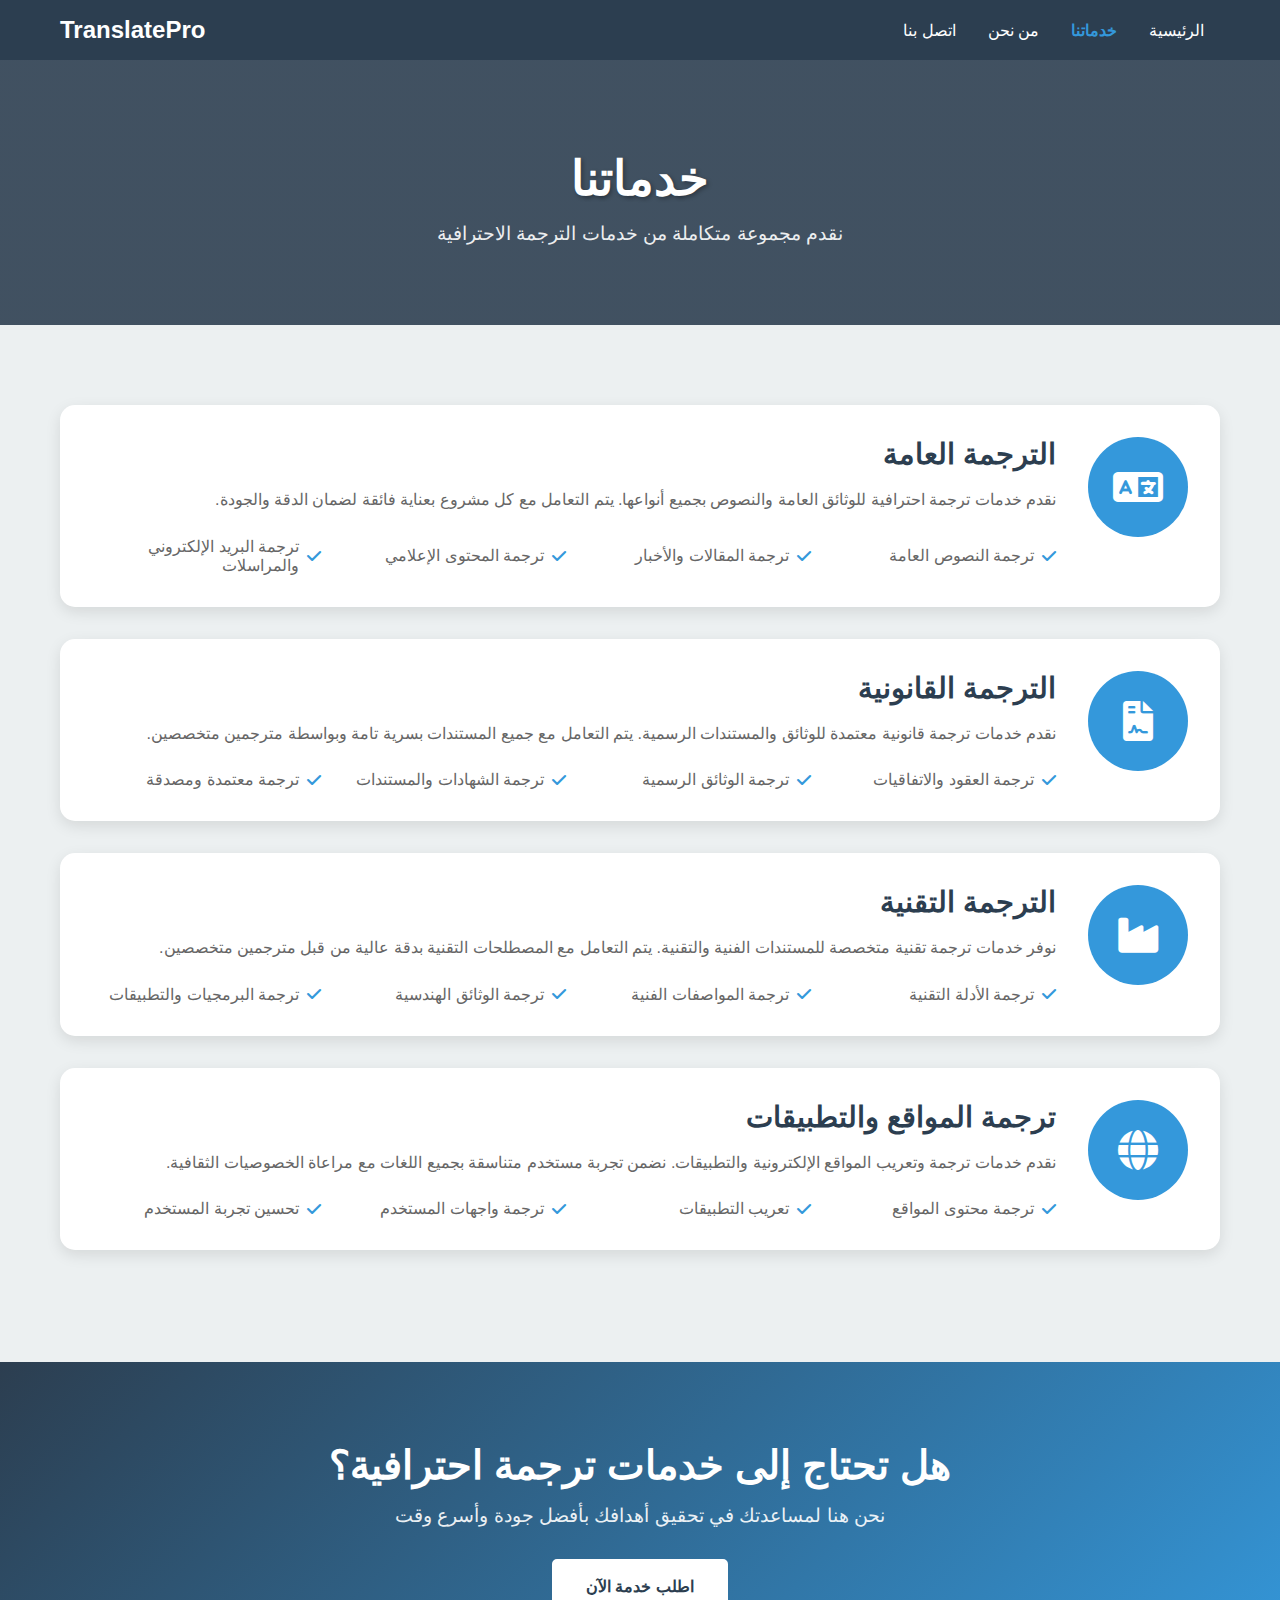
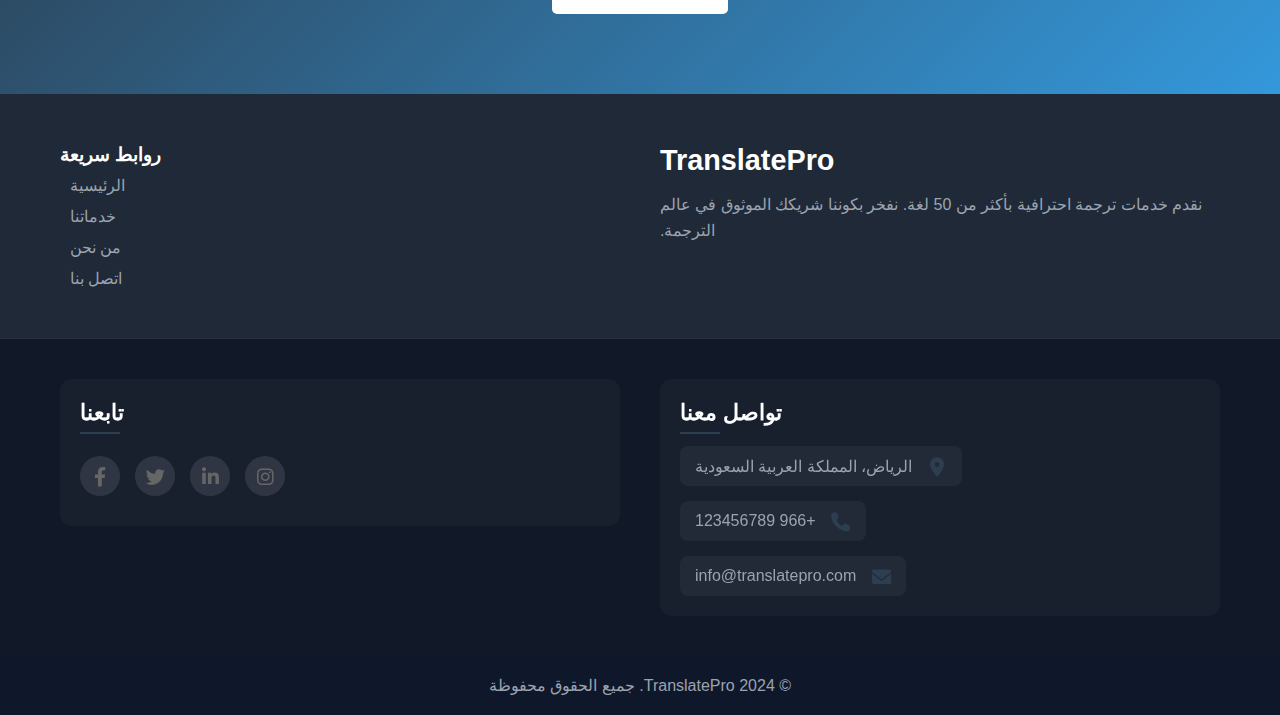
<file: services.html>
<!DOCTYPE html>
<html lang="ar" dir="rtl">
<head>
    <meta charset="UTF-8">
    <meta name="viewport" content="width=device-width, initial-scale=1.0">
    <title>خدماتنا - شركة الترجمة المحترفة</title>
    <link rel="stylesheet" href="style.css">
    <link rel="stylesheet" href="https://cdnjs.cloudflare.com/ajax/libs/font-awesome/6.0.0/css/all.min.css">
</head>
<body>
    <!-- القائمة العلوية -->
    <nav class="navbar">
        <div class="container">
            <div class="logo">
                <h1>TranslatePro</h1>
            </div>
            <ul class="nav-links">
                <li><a href="index.html">الرئيسية</a></li>
                <li><a href="services.html" class="active">خدماتنا</a></li>
                <li><a href="index.html#about">من نحن</a></li>
                <li><a href="index.html#contact">اتصل بنا</a></li>
            </ul>
        </div>
    </nav>

    <!-- عنوان الصفحة -->
    <section class="page-header">
        <div class="container">
            <h1>خدماتنا</h1>
            <p>نقدم مجموعة متكاملة من خدمات الترجمة الاحترافية</p>
        </div>
    </section>

    <!-- تفاصيل الخدمات -->
    <section class="services-details">
        <div class="container">
            <!-- الترجمة العامة -->
            <div class="service-detail-card">
                <div class="service-icon">
                    <i class="fas fa-language"></i>
                </div>
                <div class="service-content">
                    <h2>الترجمة العامة</h2>
                    <p>نقدم خدمات ترجمة احترافية للوثائق العامة والنصوص بجميع أنواعها. يتم التعامل مع كل مشروع بعناية فائقة لضمان الدقة والجودة.</p>
                    <ul class="service-features">
                        <li><i class="fas fa-check"></i> ترجمة النصوص العامة</li>
                        <li><i class="fas fa-check"></i> ترجمة المقالات والأخبار</li>
                        <li><i class="fas fa-check"></i> ترجمة المحتوى الإعلامي</li>
                        <li><i class="fas fa-check"></i> ترجمة البريد الإلكتروني والمراسلات</li>
                    </ul>
                </div>
            </div>

            <!-- الترجمة القانونية -->
            <div class="service-detail-card">
                <div class="service-icon">
                    <i class="fas fa-file-contract"></i>
                </div>
                <div class="service-content">
                    <h2>الترجمة القانونية</h2>
                    <p>نقدم خدمات ترجمة قانونية معتمدة للوثائق والمستندات الرسمية. يتم التعامل مع جميع المستندات بسرية تامة وبواسطة مترجمين متخصصين.</p>
                    <ul class="service-features">
                        <li><i class="fas fa-check"></i> ترجمة العقود والاتفاقيات</li>
                        <li><i class="fas fa-check"></i> ترجمة الوثائق الرسمية</li>
                        <li><i class="fas fa-check"></i> ترجمة الشهادات والمستندات</li>
                        <li><i class="fas fa-check"></i> ترجمة معتمدة ومصدقة</li>
                    </ul>
                </div>
            </div>

            <!-- الترجمة التقنية -->
            <div class="service-detail-card">
                <div class="service-icon">
                    <i class="fas fa-industry"></i>
                </div>
                <div class="service-content">
                    <h2>الترجمة التقنية</h2>
                    <p>نوفر خدمات ترجمة تقنية متخصصة للمستندات الفنية والتقنية. يتم التعامل مع المصطلحات التقنية بدقة عالية من قبل مترجمين متخصصين.</p>
                    <ul class="service-features">
                        <li><i class="fas fa-check"></i> ترجمة الأدلة التقنية</li>
                        <li><i class="fas fa-check"></i> ترجمة المواصفات الفنية</li>
                        <li><i class="fas fa-check"></i> ترجمة الوثائق الهندسية</li>
                        <li><i class="fas fa-check"></i> ترجمة البرمجيات والتطبيقات</li>
                    </ul>
                </div>
            </div>

            <!-- ترجمة المواقع -->
            <div class="service-detail-card">
                <div class="service-icon">
                    <i class="fas fa-globe"></i>
                </div>
                <div class="service-content">
                    <h2>ترجمة المواقع والتطبيقات</h2>
                    <p>نقدم خدمات ترجمة وتعريب المواقع الإلكترونية والتطبيقات. نضمن تجربة مستخدم متناسقة بجميع اللغات مع مراعاة الخصوصيات الثقافية.</p>
                    <ul class="service-features">
                        <li><i class="fas fa-check"></i> ترجمة محتوى المواقع</li>
                        <li><i class="fas fa-check"></i> تعريب التطبيقات</li>
                        <li><i class="fas fa-check"></i> ترجمة واجهات المستخدم</li>
                        <li><i class="fas fa-check"></i> تحسين تجربة المستخدم</li>
                    </ul>
                </div>
            </div>
        </div>
    </section>

    <!-- قسم طلب الخدمة -->
    <section class="service-cta">
        <div class="container">
            <h2>هل تحتاج إلى خدمات ترجمة احترافية؟</h2>
            <p>نحن هنا لمساعدتك في تحقيق أهدافك بأفضل جودة وأسرع وقت</p>
            <a href="index.html#contact" class="cta-button">اطلب خدمة الآن</a>
        </div>
    </section>
<!-- Footer -->
<footer class="footer">
    <div class="footer-top">
        <div class="container">
            <div class="footer-grid">
                <div class="footer-section footer-brand-section">
                    <div class="footer-brand">
                        <h3>TranslatePro</h3>
                        <p>نقدم خدمات ترجمة احترافية بأكثر من 50 لغة. نفخر بكوننا شريكك الموثوق في عالم الترجمة.</p>
                    </div>
                </div>
                <div class="footer-section">
                    <h3>روابط سريعة</h3>
                    <ul class="footer-links">
                        <li><a href="index.html">الرئيسية</a></li>
                        <li><a href="services.html">خدماتنا</a></li>
                        <li><a href="about.html">من نحن</a></li>
                        <li><a href="#contact">اتصل بنا</a></li>
                    </ul>
                </div>
            </div>
        </div>
    </div>
    
    <div class="footer-contact">
        <div class="container">
            <div class="contact-wrapper">
                <div class="contact-info">
                    <h3>تواصل معنا</h3>
                    <div class="contact-details">
                        <p><i class="fas fa-map-marker-alt"></i> الرياض، المملكة العربية السعودية</p>
                        <p><i class="fas fa-phone"></i> +966 123456789</p>
                        <p><i class="fas fa-envelope"></i> info@translatepro.com</p>
                    </div>
                </div>
                <div class="social-info">
                    <h3>تابعنا</h3>
                    <div class="social-links">
                        <a href="#" class="social-link"><i class="fab fa-facebook-f"></i></a>
                        <a href="#" class="social-link"><i class="fab fa-twitter"></i></a>
                        <a href="#" class="social-link"><i class="fab fa-linkedin-in"></i></a>
                        <a href="#" class="social-link"><i class="fab fa-instagram"></i></a>
                    </div>
                </div>
            </div>
        </div>
    </div>

    <div class="footer-bottom">
        <div class="container">
            <p>&copy; 2024 TranslatePro. جميع الحقوق محفوظة</p>
        </div>
    </div>
</footer>


    <script src="script.js"></script>
</body>
</html>
</file>
<file: style.css>
/* تنسيقات عامة */
* {
    margin: 0;
    padding: 0;
    box-sizing: border-box;
    font-family: 'Segoe UI', Tahoma, Geneva, Verdana, sans-serif;
}

:root {
    --primary-color: #2c3e50;
    --secondary-color: #3498db;
    --accent-color: #e74c3c;
    --light-color: #ecf0f1;
    --dark-color: #2c3e50;
}

html {
    scroll-behavior: smooth;
}

.container {
    max-width: 1200px;
    margin: 0 auto;
    padding: 0 20px;
}

/* القائمة العلوية */
.navbar {
    background-color: var(--primary-color);
    padding: 1rem 0;
    position: fixed;
    width: 100%;
    top: 0;
    z-index: 1000;
}

.navbar .container {
    display: flex;
    flex-direction: row-reverse;
    justify-content: space-between;
    align-items: center;
}

.logo h1 {
    color: white;
    font-size: 1.5rem;
}

.nav-links {
    display: flex;
    list-style: none;
    margin-right: 0;
    margin-left: auto;
}

.nav-links li a {
    color: white;
    text-decoration: none;
    padding: 0.5rem 1rem;
    transition: color 0.3s ease;
}

.nav-links li a:hover {
    color: var(--secondary-color);
}

.nav-links li a.active {
    color: var(--secondary-color);
    font-weight: bold;
}

/* القسم الرئيسي */
.hero {
    position: relative;
    height: 100vh;
    overflow: hidden;
}

.hero-overlay {
    position: absolute;
    top: 0;
    left: 0;
    width: 100%;
    height: 100%;
    background: rgba(0, 0, 0, 0.5);
    z-index: 1;
}

.hero-slider {
    position: absolute;
    top: 0;
    left: 0;
    width: 100%;
    height: 100%;
}

.slide {
    position: absolute;
    top: 0;
    left: 0;
    width: 100%;
    height: 100%;
    background-size: cover;
    background-position: center;
    opacity: 0;
    transition: opacity 1s ease-in-out;
}

.slide.active {
    opacity: 1;
}

.hero-content {
    position: relative;
    z-index: 2;
    height: 100%;
    display: flex;
    flex-direction: column;
    justify-content: center;
    align-items: center;
    text-align: center;
    color: white;
    padding-top: 80px;
}

.hero h1 {
    font-size: 3.5rem;
    margin-bottom: 1rem;
    text-shadow: 2px 2px 4px rgba(0, 0, 0, 0.3);
}

.hero p {
    font-size: 1.4rem;
    margin-bottom: 2rem;
    text-shadow: 1px 1px 2px rgba(0, 0, 0, 0.3);
}

.hero-buttons {
    display: flex;
    gap: 1rem;
}

.cta-button {
    display: inline-block;
    padding: 1rem 2rem;
    background-color: var(--secondary-color);
    color: white;
    text-decoration: none;
    border-radius: 5px;
    transition: all 0.3s ease;
    font-weight: bold;
}

.cta-button:hover {
    background-color: #2980b9;
    transform: translateY(-2px);
}

.cta-button.secondary {
    background-color: transparent;
    border: 2px solid white;
}

.cta-button.secondary:hover {
    background-color: white;
    color: var(--primary-color);
}

/* قسم الخدمات */
.services {
    padding: 5rem 0;
    background-color: var(--light-color);
}

.services h2 {
    text-align: center;
    margin-bottom: 3rem;
    color: var(--dark-color);
    position: relative;
    padding-bottom: 1rem;
}

.services h2::after {
    content: '';
    position: absolute;
    bottom: 0;
    left: 50%;
    transform: translateX(-50%);
    width: 100px;
    height: 3px;
    background: var(--secondary-color);
}

.services-grid {
    display: grid;
    grid-template-columns: repeat(auto-fit, minmax(280px, 1fr));
    gap: 2rem;
    padding: 1rem;
}

.service-card {
    background-color: white;
    padding: 2rem;
    border-radius: 15px;
    text-align: center;
    box-shadow: 0 5px 15px rgba(0, 0, 0, 0.1);
    transition: all 0.4s ease;
    position: relative;
    overflow: hidden;
    cursor: pointer;
}

.service-card::before {
    content: '';
    position: absolute;
    top: 0;
    left: 0;
    width: 100%;
    height: 0;
    background: linear-gradient(135deg, var(--secondary-color) 0%, var(--primary-color) 100%);
    transition: all 0.4s ease;
    opacity: 0;
    z-index: 1;
}

.service-card:hover::before {
    height: 100%;
    opacity: 0.9;
}

.service-card i {
    font-size: 3rem;
    color: var(--secondary-color);
    margin-bottom: 1.5rem;
    transition: all 0.4s ease;
    position: relative;
    z-index: 2;
}

.service-card h3 {
    margin-bottom: 1rem;
    color: var(--dark-color);
    font-size: 1.5rem;
    transition: all 0.4s ease;
    position: relative;
    z-index: 2;
}

.service-card p {
    color: #666;
    line-height: 1.6;
    transition: all 0.4s ease;
    position: relative;
    z-index: 2;
}

.service-card:hover {
    transform: translateY(-10px);
}

.service-card:hover i,
.service-card:hover h3,
.service-card:hover p {
    color: white;
}

.service-card::after {
    content: '';
    position: absolute;
    width: 50px;
    height: 50px;
    background: rgba(255, 255, 255, 0.1);
    bottom: -25px;
    right: -25px;
    border-radius: 50%;
    transition: all 0.4s ease;
}

.service-card:hover::after {
    transform: scale(6);
}

@media (max-width: 768px) {
    .services-grid {
        grid-template-columns: 1fr;
        padding: 0.5rem;
    }
    
    .service-card {
        padding: 1.5rem;
    }
}

/* صفحة الخدمات */
.page-header {
    background: linear-gradient(rgba(44, 62, 80, 0.9), rgba(44, 62, 80, 0.9)),
                url('https://images.unsplash.com/photo-1516321497487-e288fb19713f?ixlib=rb-1.2.1&auto=format&fit=crop&w=1350&q=80');
    background-size: cover;
    background-position: center;
    padding: 150px 0 80px;
    text-align: center;
    color: white;
}

.page-header h1 {
    font-size: 3rem;
    margin-bottom: 1rem;
    text-shadow: 2px 2px 4px rgba(0, 0, 0, 0.3);
}

.page-header p {
    font-size: 1.2rem;
    opacity: 0.9;
}

.services-details {
    padding: 5rem 0;
    background-color: var(--light-color);
}

.service-detail-card {
    background: white;
    border-radius: 15px;
    padding: 2rem;
    margin-bottom: 2rem;
    box-shadow: 0 5px 15px rgba(0, 0, 0, 0.1);
    display: flex;
    gap: 2rem;
    transition: transform 0.3s ease;
}

.service-detail-card:hover {
    transform: translateY(-5px);
}

.service-icon {
    flex-shrink: 0;
    width: 100px;
    height: 100px;
    background: var(--secondary-color);
    border-radius: 50%;
    display: flex;
    align-items: center;
    justify-content: center;
    color: white;
    font-size: 2.5rem;
}

.service-content {
    flex: 1;
}

.service-content h2 {
    color: var(--dark-color);
    margin-bottom: 1rem;
    font-size: 1.8rem;
}

.service-content p {
    color: #666;
    line-height: 1.6;
    margin-bottom: 1.5rem;
}

.service-features {
    list-style: none;
    display: grid;
    grid-template-columns: repeat(auto-fit, minmax(200px, 1fr));
    gap: 1rem;
}

.service-features li {
    display: flex;
    align-items: center;
    gap: 0.5rem;
    color: #666;
}

.service-features i {
    color: var(--secondary-color);
}

.service-cta {
    background: linear-gradient(135deg, var(--primary-color) 0%, var(--secondary-color) 100%);
    padding: 5rem 0;
    text-align: center;
    color: white;
}

.service-cta h2 {
    font-size: 2.5rem;
    margin-bottom: 1rem;
}

.service-cta p {
    font-size: 1.2rem;
    margin-bottom: 2rem;
    opacity: 0.9;
}

.service-cta .cta-button {
    background: white;
    color: var(--primary-color);
    border: 2px solid white;
}

.service-cta .cta-button:hover {
    background: transparent;
    color: white;
}

@media (max-width: 768px) {
    .service-detail-card {
        flex-direction: column;
        text-align: center;
        padding: 1.5rem;
    }

    .service-icon {
        margin: 0 auto;
        width: 80px;
        height: 80px;
        font-size: 2rem;
    }

    .service-features {
        grid-template-columns: 1fr;
    }

    .service-features li {
        justify-content: center;
    }

    .page-header {
        padding: 120px 0 60px;
    }

    .page-header h1 {
        font-size: 2rem;
    }
}

/* قسم من نحن */
.about-hero {
    position: relative;
    height: 400px;
    background-image: url('https://images.unsplash.com/photo-1521737604893-d14cc237f11d?ixlib=rb-1.2.1&auto=format&fit=crop&w=1350&q=80');
    background-size: cover;
    background-position: center;
    color: #fff;
    text-align: center;
    display: flex;
    align-items: center;
    justify-content: center;
}

.about-hero .hero-overlay {
    position: absolute;
    top: 0;
    left: 0;
    right: 0;
    bottom: 0;
    background: rgba(0, 0, 0, 0.6);
    z-index: 1;
}

.about-hero .container {
    position: relative;
    z-index: 2;
}

.about-hero h1 {
    font-size: 3em;
    margin-bottom: 20px;
    color: #fff;
}

.about-hero p {
    font-size: 1.2em;
    margin: 0;
}

.about-intro {
    padding: 80px 0;
}

.about-grid {
    display: grid;
    grid-template-columns: 1fr 1fr;
    gap: 50px;
    align-items: center;
}

.about-text h2 {
    font-size: 2.5em;
    margin-bottom: 30px;
    color: #333;
}

.about-text p {
    margin-bottom: 20px;
    line-height: 1.8;
    color: #666;
}

.about-features {
    display: grid;
    grid-template-columns: repeat(auto-fit, minmax(200px, 1fr));
    gap: 20px;
    margin-top: 30px;
}

.feature {
    display: flex;
    align-items: center;
    gap: 10px;
}

.feature i {
    font-size: 1.5em;
    color: var(--primary-color);
}

.about-image img {
    width: 100%;
    border-radius: 10px;
    box-shadow: 0 5px 15px rgba(0, 0, 0, 0.1);
}

/* قسم الإحصائيات */
.stats-section {
    background: linear-gradient(135deg, #1a1a1a, #2c3e50);
    padding: 80px 0;
    position: relative;
    overflow: hidden;
}

.stats-section::before {
    content: '';
    position: absolute;
    top: 0;
    left: 0;
    right: 0;
    bottom: 0;
    background: url('data:image/svg+xml,<svg width="20" height="20" viewBox="0 0 20 20" xmlns="http://www.w3.org/2000/svg"><circle cx="2" cy="2" r="1" fill="rgba(255,255,255,0.1)"/></svg>') repeat;
    opacity: 0.1;
}

.stats-container {
    display: grid;
    grid-template-columns: repeat(4, 1fr);
    gap: 30px;
    position: relative;
    z-index: 1;
}

.stats-card {
    background: rgba(255, 255, 255, 0.05);
    border-radius: 20px;
    padding: 30px 20px;
    text-align: center;
    transition: all 0.4s ease;
    position: relative;
    overflow: hidden;
    backdrop-filter: blur(10px);
    border: 1px solid rgba(255, 255, 255, 0.1);
}

.stats-card::before {
    content: '';
    position: absolute;
    top: 0;
    left: 0;
    width: 100%;
    height: 100%;
    background: linear-gradient(135deg, var(--primary-color), #2980b9);
    opacity: 0;
    transition: all 0.4s ease;
    z-index: -1;
}

.stats-card:hover::before {
    opacity: 0.1;
}

.stats-card:hover {
    transform: translateY(-10px);
    box-shadow: 0 20px 40px rgba(0, 0, 0, 0.2);
}

.stats-card .icon {
    font-size: 2.5em;
    color: var(--primary-color);
    margin-bottom: 20px;
    display: inline-block;
    transition: all 0.4s ease;
}

.stats-card:hover .icon {
    transform: scale(1.2) rotate(10deg);
    color: #3498db;
}

.stats-card .number {
    font-size: 3em;
    font-weight: bold;
    background: linear-gradient(45deg, var(--primary-color), #3498db);
    -webkit-background-clip: text;
    -webkit-text-fill-color: transparent;
    margin: 10px 0;
    font-family: 'Arial', sans-serif;
    position: relative;
    display: inline-block;
}

.stats-card .number::after {
    content: '+';
    font-size: 0.5em;
    position: absolute;
    top: 0;
    right: -15px;
    background: linear-gradient(45deg, var(--primary-color), #3498db);
    -webkit-background-clip: text;
    -webkit-text-fill-color: transparent;
}

.stats-card .label {
    color: #fff;
    font-size: 1.2em;
    margin-top: 10px;
    opacity: 0.9;
    font-weight: 500;
}

@media (max-width: 1200px) {
    .stats-container {
        grid-template-columns: repeat(2, 1fr);
        gap: 20px;
    }
}

@media (max-width: 768px) {
    .stats-container {
        grid-template-columns: 1fr;
        gap: 20px;
        padding: 0 20px;
    }

    .stats-section {
        padding: 60px 0;
    }

    .stats-card {
        padding: 25px 15px;
    }

    .stats-card .number {
        font-size: 2.5em;
    }

    .stats-card .label {
        font-size: 1.1em;
    }
}

/* قسم الفريق */
.team-section {
    padding: 80px 0;
    background-color: #f8f9fa;
}

.team-section h2 {
    text-align: center;
    margin-bottom: 50px;
    font-size: 2.5em;
    color: #333;
}

.team-grid {
    display: grid;
    grid-template-columns: repeat(auto-fit, minmax(300px, 1fr));
    gap: 30px;
}

.team-member {
    background: #fff;
    border-radius: 10px;
    overflow: hidden;
    box-shadow: 0 5px 15px rgba(0, 0, 0, 0.1);
    transition: transform 0.3s ease;
}

.team-member:hover {
    transform: translateY(-5px);
}

.member-image {
    position: relative;
    height: 300px;
    overflow: hidden;
}

.member-image img {
    width: 100%;
    height: 100%;
    object-fit: cover;
}

.member-info {
    padding: 20px;
    text-align: center;
}

.member-info h3 {
    margin-bottom: 10px;
    color: #333;
}

.position {
    color: #666;
    margin-bottom: 15px;
}

.social-links {
    display: flex;
    justify-content: center;
    gap: 15px;
}

.social-links a {
    color: #666;
    transition: color 0.3s ease;
}

.social-links a:hover {
    color: var(--primary-color);
}

/* تحسينات للقائمة */
.nav-links .active {
    color: var(--primary-color);
    font-weight: bold;
}

/* تحسينات تجاوبية */
@media (max-width: 768px) {
    .navbar .container {
        flex-direction: column;
        text-align: center;
    }

    .nav-links {
        margin-top: 1rem;
    }

    .hero h1 {
        font-size: 2rem;
    }

    .about-content {
        flex-direction: column;
        text-align: center;
    }
}

/* تنسيقات Footer */
.footer {
    background-color: #1f2937;
    color: #fff;
    display: flex;
    flex-direction: column;
}

.footer-top {
    padding: 50px 0;
    background-color: #1f2937;
}

.footer-grid {
    display: flex;
    justify-content: space-between;
    gap: 40px;
}

.footer-brand-section {
    flex: 2;
}

.footer-section {
    flex: 1;
    text-align: left;
}

.footer-section h3 {
    text-align: left;
}

.footer-links {
    list-style: none;
    padding: 0;
    margin-top: 10px;
    display: flex;
    flex-direction: column;
    gap: 12px;
    text-align: left;
}

.footer-links li {
    text-align: left;
}

.footer-links a {
    color: #9ca3af;
    text-decoration: none;
    transition: all 0.3s ease;
    display: block;
    text-align: left;
    padding-right: 0;
    padding-left: 10px;
}

.footer-links a:hover {
    color: var(--primary-color);
    padding-right: 0;
    padding-left: 20px;
}

.social-info {
    flex: 1;
    text-align: left;
    direction: ltr;
}

.social-info h3 {
    text-align: left;
    position: relative;
}

.social-info h3::after {
    right: auto;
    left: 0;
}

.social-links {
    display: flex;
    gap: 15px;
    justify-content: flex-start;
    direction: ltr;
}

@media (max-width: 768px) {
    .footer-section, .social-info, .footer-links, .footer-links li, .footer-section h3, .social-info h3 {
        text-align: center;
    }

    .footer-links a {
        text-align: center;
        padding-left: 0;
    }

    .social-links {
        justify-content: center;
    }
}

.footer-brand h3 {
    color: #fff;
    font-size: 1.8em;
    margin-bottom: 15px;
}

.footer-brand p {
    color: #9ca3af;
    line-height: 1.6;
}

/* قسم التواصل */
.footer-contact {
    background-color: #111827;
    padding: 40px 0;
    border-top: 1px solid rgba(255, 255, 255, 0.1);
}

.contact-wrapper {
    display: flex;
    justify-content: space-between;
    align-items: flex-start;
    gap: 40px;
    direction: rtl;
}

.contact-info {
    flex: 1;
    text-align: left;
    direction: ltr;
}

.contact-info h3 {
    color: #fff;
    font-size: 1.4em;
    margin-bottom: 20px;
    position: relative;
    display: inline-block;
    text-align: left;
}

.contact-info h3::after {
    content: '';
    position: absolute;
    bottom: -8px;
    left: 0;
    right: auto;
    width: 40px;
    height: 2px;
    background-color: var(--primary-color);
}

.contact-details {
    direction: rtl;
    text-align: right;
}

.social-info {
    flex: 1;
    text-align: left;
    direction: ltr;
}

.social-info h3 {
    text-align: left;
    position: relative;
}

.social-info h3::after {
    right: auto;
    left: 0;
}

.social-links {
    display: flex;
    gap: 15px;
    justify-content: flex-start;
    direction: ltr;
}

.contact-info h3, .social-info h3 {
    color: #fff;
    font-size: 1.4em;
    margin-bottom: 20px;
    position: relative;
    display: inline-block;
}

.contact-info h3::after, .social-info h3::after {
    content: '';
    position: absolute;
    bottom: -8px;
    right: 0;
    width: 40px;
    height: 2px;
    background-color: var(--primary-color);
}

.social-info h3::after {
    right: auto;
    left: 0;
}

.contact-details {
    display: flex;
    flex-direction: column;
    gap: 15px;
    align-items: flex-end;
}

.contact-details p {
    color: #9ca3af;
    display: flex;
    align-items: center;
    gap: 10px;
}

.contact-details i {
    color: var(--primary-color);
    width: 20px;
}

.social-links {
    display: flex;
    gap: 15px;
    flex-wrap: wrap;
}

.social-link {
    display: inline-flex;
    align-items: center;
    justify-content: center;
    width: 40px;
    height: 40px;
    background-color: rgba(255, 255, 255, 0.1);
    color: #fff;
    border-radius: 50%;
    text-decoration: none;
    transition: all 0.3s ease;
}

.social-link:hover {
    background-color: var(--primary-color);
    transform: translateY(-3px);
}

.footer-bottom {
    background-color: #0f172a;
    padding: 20px 0;
    text-align: center;
}

.footer-bottom p {
    color: #9ca3af;
    margin: 0;
}

/* تحسينات تجاوبية للـ Footer */
@media (max-width: 768px) {
    .footer-grid {
        flex-direction: column;
        align-items: center;
        text-align: center;
    }

    .footer-brand-section, .footer-section {
        width: 100%;
        max-width: 500px;
    }

    .contact-wrapper {
        flex-direction: column;
        align-items: center;
        direction: rtl;
    }

    .contact-info, .social-info {
        width: 100%;
        text-align: center;
    }

    .social-info h3::after, .social-info h3::after {
        left: 50%;
        transform: translateX(-50%);
    }

    .social-links {
        justify-content: center;
    }
}

@media (max-width: 480px) {
    .footer-grid, .contact-wrapper {
        gap: 30px;
    }

    .social-links {
        gap: 10px;
    }

    .social-link {
        width: 35px;
        height: 35px;
    }
}

/* قسم من نحن */
.about {
    padding: 5rem 0;
    background-color: white;
}

.about h2 {
    text-align: center;
    margin-bottom: 3rem;
    color: var(--dark-color);
    position: relative;
    padding-bottom: 1rem;
}

.about h2::after {
    content: '';
    position: absolute;
    bottom: 0;
    left: 50%;
    transform: translateX(-50%);
    width: 100px;
    height: 3px;
    background: var(--secondary-color);
}

.about-content {
    display: grid;
    grid-template-columns: 1fr 1fr;
    gap: 4rem;
    align-items: center;
}

.about-image {
    position: relative;
    border-radius: 15px;
    overflow: hidden;
    box-shadow: 0 10px 30px rgba(0, 0, 0, 0.1);
}

.about-image img {
    width: 100%;
    height: auto;
    display: block;
    transition: transform 0.5s ease;
}

.about-image:hover img {
    transform: scale(1.05);
}

.experience-badge {
    position: absolute;
    bottom: 30px;
    right: 30px;
    background: var(--secondary-color);
    color: white;
    padding: 1.5rem;
    border-radius: 50%;
    text-align: center;
    width: 120px;
    height: 120px;
    display: flex;
    flex-direction: column;
    justify-content: center;
    align-items: center;
    box-shadow: 0 5px 15px rgba(0, 0, 0, 0.2);
}

.experience-badge .years {
    font-size: 2rem;
    font-weight: bold;
    line-height: 1;
}

.experience-badge .text {
    font-size: 0.9rem;
    margin-top: 0.5rem;
}

.about-text h3 {
    font-size: 1.8rem;
    color: var(--dark-color);
    margin-bottom: 1.5rem;
}

.about-text p {
    color: #666;
    line-height: 1.8;
    margin-bottom: 2rem;
}

.stats-container {
    display: grid;
    grid-template-columns: repeat(3, 1fr);
    gap: 2rem;
    margin-bottom: 2rem;
}

.stat-item {
    text-align: center;
    padding: 1.5rem;
    background: #f8f9fa;
    border-radius: 10px;
    transition: transform 0.3s ease;
}

.stat-item:hover {
    transform: translateY(-5px);
}

.stat-item i {
    font-size: 2rem;
    color: var(--secondary-color);
    margin-bottom: 1rem;
}

.stat-info {
    display: flex;
    flex-direction: column;
}

.stat-number {
    font-size: 1.8rem;
    font-weight: bold;
    color: var(--dark-color);
    margin-bottom: 0.5rem;
}

.stat-label {
    color: #666;
    font-size: 0.9rem;
}

.features {
    display: grid;
    grid-template-columns: repeat(2, 1fr);
    gap: 1.5rem;
}

.feature-item {
    display: flex;
    align-items: center;
    gap: 1rem;
}

.feature-item i {
    color: var(--secondary-color);
    font-size: 1.2rem;
}

.feature-item span {
    color: #666;
}

@media (max-width: 992px) {
    .about-content {
        grid-template-columns: 1fr;
        gap: 2rem;
    }

    .stats-container {
        grid-template-columns: repeat(2, 1fr);
    }
}

@media (max-width: 768px) {
    .stats-container {
        grid-template-columns: 1fr;
    }

    .features {
        grid-template-columns: 1fr;
    }

    .experience-badge {
        width: 100px;
        height: 100px;
        bottom: 20px;
        right: 20px;
    }

    .experience-badge .years {
        font-size: 1.5rem;
    }

    .experience-badge .text {
        font-size: 0.8rem;
    }
}

/* قسم الترجمة الفورية */
.translate-section {
    padding: 5rem 0;
    background-color: var(--light-color);
}

.translate-section h2 {
    text-align: center;
    margin-bottom: 3rem;
    color: var(--dark-color);
    position: relative;
    padding-bottom: 1rem;
}

.translate-section h2::after {
    content: '';
    position: absolute;
    bottom: 0;
    left: 50%;
    transform: translateX(-50%);
    width: 100px;
    height: 3px;
    background: var(--secondary-color);
}

.translate-box {
    background: white;
    border-radius: 15px;
    padding: 2rem;
    box-shadow: 0 5px 15px rgba(0, 0, 0, 0.1);
}

.language-controls {
    display: flex;
    justify-content: center;
    align-items: center;
    gap: 1rem;
    margin-bottom: 2rem;
}

.language-select {
    padding: 0.8rem;
    border: 1px solid #ddd;
    border-radius: 5px;
    font-size: 1rem;
    min-width: 150px;
    cursor: pointer;
}

.swap-btn {
    background: var(--secondary-color);
    color: white;
    border: none;
    width: 40px;
    height: 40px;
    border-radius: 50%;
    cursor: pointer;
    transition: transform 0.3s ease;
}

.swap-btn:hover {
    transform: rotate(180deg);
}

.translation-container {
    display: grid;
    grid-template-columns: 1fr 1fr;
    gap: 2rem;
}

.text-box {
    position: relative;
    background: #f8f9fa;
    border-radius: 10px;
    padding: 1rem;
}

.text-box textarea {
    width: 100%;
    height: 200px;
    padding: 1rem;
    border: none;
    background: transparent;
    resize: none;
    font-size: 1rem;
    line-height: 1.6;
}

.text-box textarea:focus {
    outline: none;
}

.text-controls {
    position: absolute;
    bottom: 1rem;
    right: 1rem;
    display: flex;
    gap: 0.5rem;
}

.control-btn {
    background: none;
    border: none;
    color: #666;
    cursor: pointer;
    padding: 0.5rem;
    transition: color 0.3s ease;
}

.control-btn:hover {
    color: var(--secondary-color);
}

@media (max-width: 768px) {
    .translation-container {
        grid-template-columns: 1fr;
    }

    .language-controls {
        flex-direction: column;
    }

    .language-select {
        width: 100%;
    }
}

/* قسم اتصل بنا */
.contact {
    padding: 5rem 0;
    background-color: var(--light-color);
}

.contact h2 {
    text-align: center;
    margin-bottom: 3rem;
    color: var(--dark-color);
}

.contact-form {
    max-width: 600px;
    margin: 0 auto;
}

.form-group {
    margin-bottom: 1.5rem;
}

.form-group input,
.form-group select,
.form-group textarea {
    width: 100%;
    padding: 0.8rem;
    border: 1px solid #ddd;
    border-radius: 5px;
    font-size: 1rem;
}

.form-group textarea {
    height: 150px;
    resize: vertical;
}

.submit-button {
    display: block;
    width: 100%;
    padding: 1rem;
    background-color: var(--secondary-color);
    color: white;
    border: none;
    border-radius: 5px;
    cursor: pointer;
    font-size: 1rem;
    transition: background-color 0.3s ease;
}

.submit-button:hover {
    background-color: #2980b9;
}

.contact-info {
    flex: 1;
    text-align: left;
    direction: ltr;
}

.contact-info h3 {
    color: #fff;
    font-size: 1.4em;
    margin-bottom: 20px;
    position: relative;
    display: inline-block;
    text-align: left;
}

.contact-info h3::after {
    content: '';
    position: absolute;
    bottom: -8px;
    left: 0;
    right: auto;
    width: 40px;
    height: 2px;
    background-color: var(--primary-color);
}

.contact-details {
    direction: rtl;
    text-align: right;
}

.contact-details p {
    color: #9ca3af;
    display: flex;
    align-items: center;
    gap: 15px;
    transition: all 0.3s ease;
    padding: 10px 15px;
    border-radius: 8px;
    background-color: rgba(255, 255, 255, 0.05);
}

.contact-details p:hover {
    background-color: rgba(255, 255, 255, 0.1);
    transform: translateX(-5px);
}

.contact-details i {
    color: var(--primary-color);
    width: 20px;
    height: 20px;
    display: flex;
    align-items: center;
    justify-content: center;
    font-size: 1.2em;
}

.contact-info, .social-info {
    flex: 1;
    padding: 20px;
    border-radius: 12px;
    background-color: rgba(255, 255, 255, 0.03);
    backdrop-filter: blur(10px);
    transition: all 0.3s ease;
}

.contact-info:hover, .social-info:hover {
    background-color: rgba(255, 255, 255, 0.05);
    transform: translateY(-5px);
}

.social-links {
    display: flex;
    gap: 15px;
    justify-content: flex-start;
    padding: 10px 0;
}

.social-link {
    display: inline-flex;
    align-items: center;
    justify-content: center;
    width: 40px;
    height: 40px;
    background-color: rgba(255, 255, 255, 0.1);
    color: #fff;
    border-radius: 50%;
    text-decoration: none;
    transition: all 0.3s ease;
    font-size: 1.2em;
}

.social-link:hover {
    background-color: var(--primary-color);
    transform: translateY(-3px);
    box-shadow: 0 5px 15px rgba(0, 0, 0, 0.2);
}

@media (max-width: 768px) {
    .contact-info, .social-info {
        width: 100%;
        text-align: center;
        padding: 15px;
    }

    .contact-details p {
        justify-content: center;
    }

    .contact-details p:hover {
        transform: translateY(-5px);
    }

    .social-links {
        justify-content: center;
    }
}

/* تنسيقات البطاقات في صفحة About */
.card {
    background: linear-gradient(135deg, rgba(255, 255, 255, 0.1), rgba(255, 255, 255, 0.05));
    backdrop-filter: blur(10px);
    border: 1px solid rgba(255, 255, 255, 0.1);
    border-radius: 15px;
    padding: 25px;
    text-align: center;
    transition: all 0.3s ease;
    box-shadow: 0 5px 15px rgba(0, 0, 0, 0.1);
}

.card:hover {
    transform: translateY(-5px);
    background: linear-gradient(135deg, rgba(var(--primary-color-rgb), 0.1), rgba(var(--primary-color-rgb), 0.05));
    box-shadow: 0 8px 25px rgba(var(--primary-color-rgb), 0.2);
}

.card h3 {
    color: var(--primary-color);
    font-size: 1.5em;
    margin-bottom: 15px;
    position: relative;
    padding-bottom: 10px;
}

.card h3::after {
    content: '';
    position: absolute;
    bottom: 0;
    left: 50%;
    transform: translateX(-50%);
    width: 50px;
    height: 3px;
    background: linear-gradient(90deg, var(--primary-color), transparent);
}

.card p {
    color: #666;
    line-height: 1.6;
    margin-bottom: 20px;
}

.card i {
    font-size: 2.5em;
    color: var(--primary-color);
    margin-bottom: 20px;
    display: inline-block;
    transition: all 0.3s ease;
}

.card:hover i {
    transform: scale(1.1) rotate(5deg);
    color: #2980b9;
}

/* تنسيقات بطاقات الإحصائيات */
.stats-card {
    background: linear-gradient(135deg, #2980b9, #3498db);
    color: white;
    border-radius: 15px;
    padding: 25px;
    text-align: center;
    transition: all 0.3s ease;
    box-shadow: 0 5px 15px rgba(41, 128, 185, 0.3);
}

.stats-card:hover {
    transform: translateY(-5px);
    box-shadow: 0 8px 25px rgba(41, 128, 185, 0.4);
}

.stats-card .number {
    font-size: 2.5em;
    font-weight: bold;
    margin-bottom: 10px;
    background: linear-gradient(45deg, #fff, #e6e6e6);
    -webkit-background-clip: text;
    -webkit-text-fill-color: transparent;
}

.stats-card .label {
    color: rgba(255, 255, 255, 0.9);
    font-size: 1.1em;
}

/* تنسيقات بطاقات الفريق */
.team-card {
    background: linear-gradient(135deg, rgba(255, 255, 255, 0.1), rgba(255, 255, 255, 0.05));
    backdrop-filter: blur(10px);
    border: 1px solid rgba(255, 255, 255, 0.1);
    border-radius: 15px;
    padding: 25px;
    text-align: center;
    transition: all 0.3s ease;
    box-shadow: 0 5px 15px rgba(0, 0, 0, 0.1);
}

.team-card:hover {
    transform: translateY(-5px);
    background: linear-gradient(135deg, rgba(41, 128, 185, 0.1), rgba(52, 152, 219, 0.05));
    box-shadow: 0 8px 25px rgba(41, 128, 185, 0.2);
}

.team-card img {
    width: 120px;
    height: 120px;
    border-radius: 50%;
    margin-bottom: 15px;
    border: 3px solid var(--primary-color);
    transition: all 0.3s ease;
}

.team-card:hover img {
    transform: scale(1.1);
    border-color: #2980b9;
}

.team-card h4 {
    color: var(--primary-color);
    font-size: 1.3em;
    margin-bottom: 5px;
}

.team-card .position {
    color: #666;
    font-style: italic;
    margin-bottom: 15px;
}

@media (max-width: 768px) {
    .card, .stats-card, .team-card {
        margin-bottom: 20px;
    }
}
</file>
